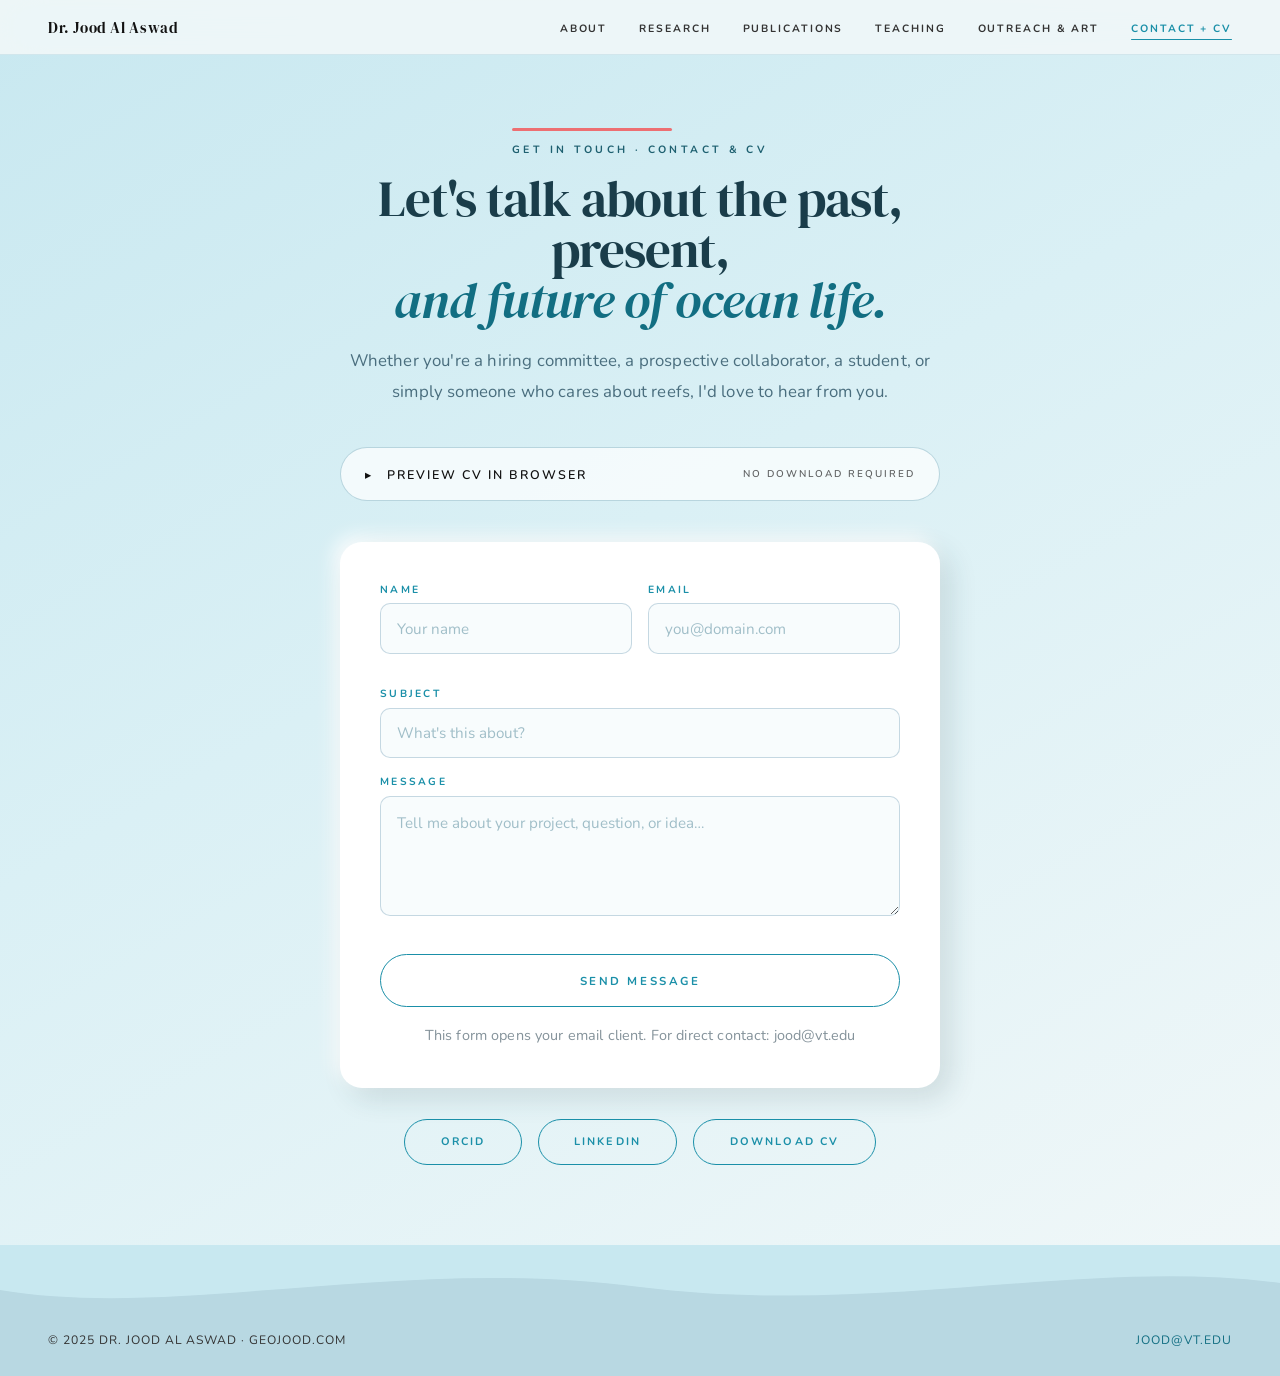
<file: contact.html>
<!DOCTYPE html>
<html lang="en">
<head>
<meta charset="UTF-8">
<meta name="viewport" content="width=device-width, initial-scale=1.0">
<title>Contact &amp; CV: Dr. Jood Al Aswad</title>
<link rel="stylesheet" href="site.css">
<link rel="stylesheet" href="effects-patch.css">
<style>
.cv-toggle {
  width: 100%;
  display: flex; align-items: center; gap: 0.85rem;
  background: rgba(255,255,255,0.7);
  border: 1px solid rgba(46,125,154,0.3);
  color: #111111;
  font-family: var(--sans); font-size: 0.78rem;
  letter-spacing: 0.16em; text-transform: uppercase;
  font-weight: 600; padding: 1.1rem 1.5rem;
  border-radius: 999px; cursor: pointer;
  backdrop-filter: blur(10px);
  transition: all 0.3s; margin-bottom: 1.5rem;
}
.cv-toggle:hover { background: #ffffff; border-color: var(--teal); }
.cv-frame { border-radius: 14px; overflow: hidden; }
</style>
</head>
<body>

<nav>
  <a href="index.html" class="nav-name">Dr. Jood Al Aswad</a>
  <button class="nav-toggle" aria-label="Toggle navigation"><span></span><span></span><span></span></button>
  <ul class="nav-links">
    <li><a href="index.html">About</a></li>
    <li><a href="research.html">Research</a></li>
    <li><a href="publications.html">Publications</a></li>
    <li><a href="teaching.html">Teaching</a></li>
    <li><a href="outreach.html">Outreach &amp; Art</a></li>
    <li><a href="contact.html">Contact + CV</a></li>
  </ul>
</nav>

<!-- CONTACT, LIGHT SEAFOAM -->
<section style="min-height:100vh;background:linear-gradient(150deg,#c8e8f0 0%,#daf0f5 45%,#f0f7f8 100%);
  display:flex;flex-direction:column;align-items:center;justify-content:center;
  padding:8rem 2rem 5rem;position:relative;overflow:hidden;">

  <div class="bokeh">
    <div class="bokeh-orb" style="--tx:45px;--ty:-28px;--ts:1.12;width:600px;height:600px;top:-10%;left:30%;"></div>
    <div class="bokeh-orb" style="--tx:-30px;--ty:22px;--ts:0.92;width:450px;height:450px;top:35%;left:-5%;"></div>
    <div class="bokeh-orb" style="--tx:25px;--ty:-18px;--ts:1.05;width:350px;height:350px;top:40%;right:-5%;"></div>
  </div>

  <div style="position:relative;z-index:2;width:100%;max-width:600px;text-align:center;">
    <span class="eyebrow sr d1" style="display:inline-block;margin-bottom:1rem;">Get in touch · Contact &amp; CV</span>
    <h1 style="font-family:var(--serif);font-size:clamp(2rem,4vw,3.4rem);font-weight:400;line-height:1;
         color:#1a3d4a;margin-bottom:1.25rem;letter-spacing:-0.02em;" class="sr d2">
      Let's talk about the past, present,<br><em style="font-style:italic;color:var(--teal-d);">and future of ocean life.</em>
    </h1>
    <p style="font-size:1.05rem;color:#4a6e7e;line-height:1.82;margin-bottom:2.5rem;" class="sr d3">
      Whether you're a hiring committee, a prospective collaborator, a student, or simply someone who cares about reefs, I'd love to hear from you.
    </p>

    <!-- CV Preview -->
    <div class="sr d3" style="margin-bottom:2.5rem;">
      <button class="cv-toggle" onclick="toggleCV(this)">
        <span id="cv-toggle-icon">▸</span>
        <span id="cv-toggle-label">Preview CV in browser</span>
        <span style="margin-left:auto;font-size:0.62rem;opacity:0.65;">No download required</span>
      </button>
      <div id="cv-frame" style="display:none;">
        <div class="cv-frame">
          <object data="cv.pdf" type="application/pdf" width="100%" height="700">
            <p style="color:var(--text-muted);padding:1.5rem;text-align:center;">
              <a href="cv.pdf" style="color:var(--teal-d);">Download CV directly</a>
            </p>
          </object>
        </div>
      </div>
    </div>

    <!-- Contact form -->
    <div class="contact-form sr d4">
      <div class="form-row">
        <div class="form-group">
          <label class="form-label">Name</label>
          <input class="form-input" type="text" id="name" placeholder="Your name" autocomplete="name">
        </div>
        <div class="form-group">
          <label class="form-label">Email</label>
          <input class="form-input" type="email" id="email" placeholder="you@domain.com" autocomplete="email">
        </div>
      </div>
      <div class="form-group">
        <label class="form-label">Subject</label>
        <input class="form-input" type="text" id="subject" placeholder="What's this about?">
      </div>
      <div class="form-group">
        <label class="form-label">Message</label>
        <textarea class="form-textarea" id="message" placeholder="Tell me about your project, question, or idea…"></textarea>
      </div>
      <button class="form-submit" onclick="submitForm()">Send message</button>
      <div id="formSuccess" style="display:none;padding:1.2rem;background:rgba(76,161,175,0.12);
           border:1px solid rgba(76,161,175,0.4);border-radius:10px;
           text-align:center;font-family:var(--serif);font-size:1.05rem;
           color:var(--teal-d);margin-top:1rem;">
        ✦ Opening your mail app… send the message to complete.
      </div>
      <p style="font-size:0.9rem;color:rgba(10,37,53,0.5);text-align:center;margin-top:0.9rem;">
        This form opens your email client. For direct contact: jood@vt.edu
      </p>
    </div>

    <!-- External links -->
    <div class="flex-gap sr d5" style="justify-content:center;margin-top:2rem;">
      <a href="https://orcid.org/0000-0003-4360-7665" class="btn-ghost" target="_blank">ORCID</a>
      <a href="http://linkedin.com/in/joodalaswad" class="btn-ghost" target="_blank">LinkedIn</a>
      <a href="cv.pdf" class="btn-solid" target="_blank">Download CV</a>
    </div>
  </div>
</section>
<div class="wave-divider" style="display:block;background:#c8e8f0;margin-bottom:-2px;line-height:0;">
  <svg height="60" viewBox="0 0 1440 60" xmlns="http://www.w3.org/2000/svg" preserveAspectRatio="none" style="display:block;width:100%;">
    <path d="M0,45 C200,75 450,10 720,42 C990,72 1220,12 1440,38 L1440,70 L0,70 Z" fill="#b8d8e2"/>
  </svg>
</div>
<footer>
  <span>© 2025 Dr. Jood Al Aswad · geojood.com</span>
  <a href="mailto:jood@vt.edu">jood@vt.edu</a>
</footer>

<script src="site.js"></script>
<script src="effects-patch.js"></script>
<script>
function toggleCV(btn) {
  const frame = document.getElementById('cv-frame');
  const icon  = document.getElementById('cv-toggle-icon');
  const label = document.getElementById('cv-toggle-label');
  const open  = frame.style.display === 'block';
  frame.style.display = open ? 'none' : 'block';
  icon.textContent  = open ? '▸' : '▾';
  label.textContent = open ? 'Preview CV in browser' : 'Hide CV preview';
}
</script>
</body>
</html>
</file>
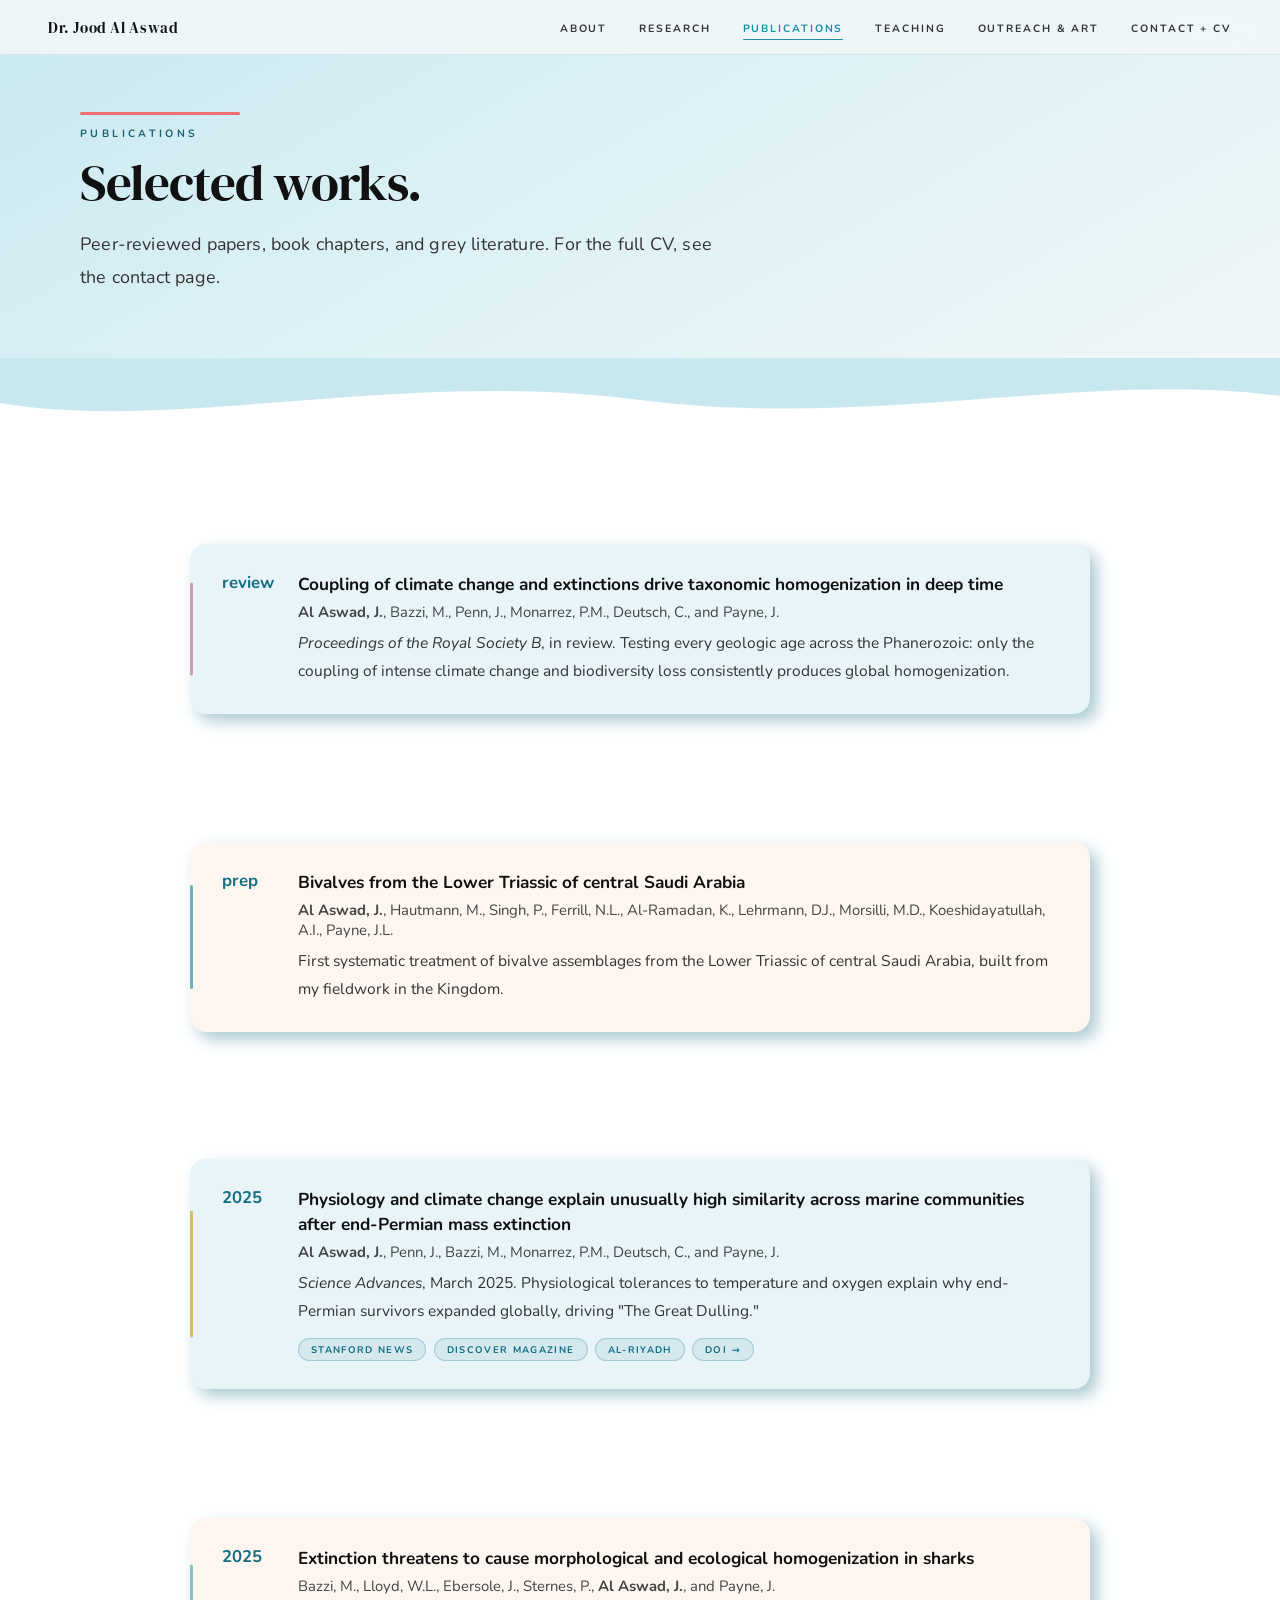
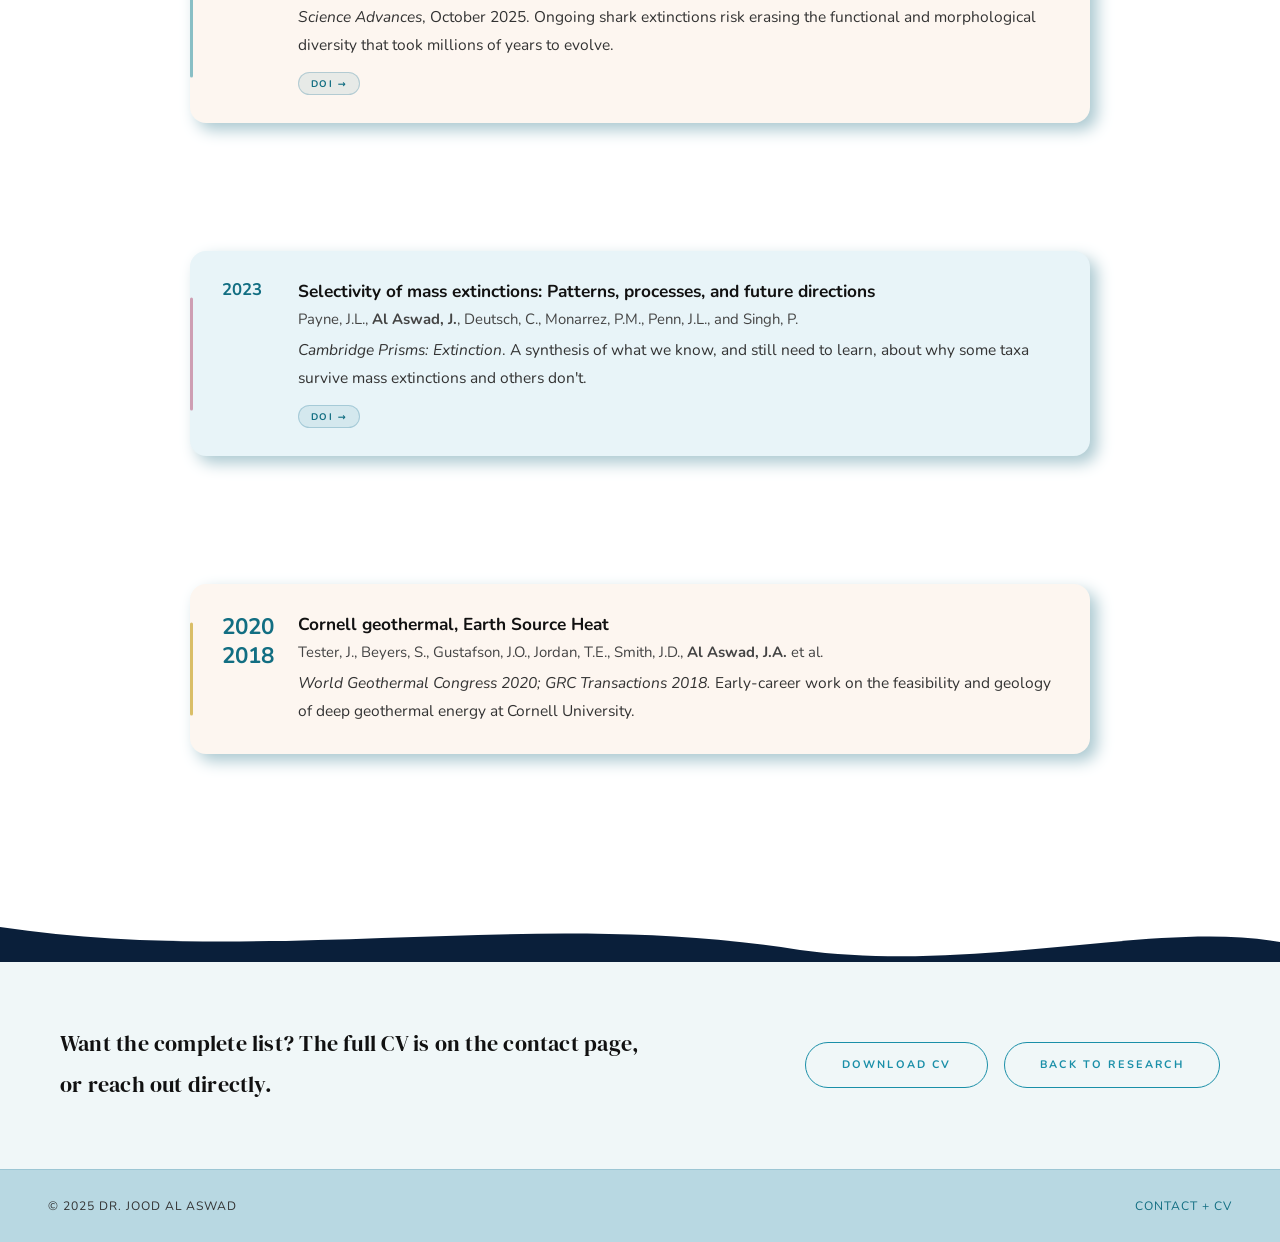
<file: publications.html>
<!DOCTYPE html>
<html lang="en">
<head>
<meta charset="UTF-8">
<meta name="viewport" content="width=device-width, initial-scale=1.0">
<title>Publications: Dr. Jood Al Aswad</title>
<link rel="stylesheet" href="site.css">
<link rel="stylesheet" href="effects-patch.css">
</head>
<body>

<nav>
  <a href="index.html" class="nav-name">Dr. Jood Al Aswad</a>
  <button class="nav-toggle" aria-label="Toggle navigation"><span></span><span></span><span></span></button>
  <ul class="nav-links">
    <li><a href="index.html">About</a></li>
    <li><a href="research.html">Research</a></li>
    <li><a href="publications.html">Publications</a></li>
    <li><a href="teaching.html">Teaching</a></li>
    <li><a href="outreach.html">Outreach &amp; Art</a></li>
    <li><a href="contact.html">Contact + CV</a></li>
  </ul>
</nav>

<section class="section-intro">
  <div class="bokeh">
    <div class="bokeh-orb" style="--tx:35px;--ty:-28px;--ts:1.08;width:480px;height:480px;top:0;left:50%;"></div>
    <div class="bokeh-orb" style="--tx:-20px;--ty:18px;--ts:0.95;width:360px;height:360px;top:30%;left:0;"></div>
  </div>
  <div class="section-intro-inner">
    <span class="eyebrow sr d1">Publications</span>
    <h1 class="sr d2">Selected works.</h1>
    <p class="lead sr d3">Peer-reviewed papers, book chapters, and grey literature. For the full CV, see the contact page.</p>
  </div>
</section>
<div class="wave-divider" style="display:block;background:#c8e8f0;margin-bottom:-2px;line-height:0;">
  <svg height="60" viewBox="0 0 1440 60" xmlns="http://www.w3.org/2000/svg" preserveAspectRatio="none" style="display:block;width:100%;">
    <path d="M0,45 C200,75 450,10 720,42 C990,72 1220,12 1440,38 L1440,70 L0,70 Z" fill="#ffffff"/>
  </svg>
</div>
<!-- PUBLICATIONS, NEUMORPHIC CARDS -->
<section class="neu-section">
  <div class="neu-inner" style="max-width:900px;">

    <div class="pub-card sr d2">
      <div class="pub-yr">review</div>
      <div>
        <div class="pub-title">Coupling of climate change and extinctions drive taxonomic homogenization in deep time</div>
        <div class="pub-authors"><strong>Al Aswad, J.</strong>, Bazzi, M., Penn, J., Monarrez, P.M., Deutsch, C., and Payne, J.</div>
        <div class="pub-summary"><em>Proceedings of the Royal Society B</em>, in review. Testing every geologic age across the Phanerozoic: only the coupling of intense climate change and biodiversity loss consistently produces global homogenization.</div>
      </div>
    </div>

    <div class="pub-card sr d2">
      <div class="pub-yr">prep</div>
      <div>
        <div class="pub-title">Bivalves from the Lower Triassic of central Saudi Arabia</div>
        <div class="pub-authors"><strong>Al Aswad, J.</strong>, Hautmann, M., Singh, P., Ferrill, N.L., Al-Ramadan, K., Lehrmann, D.J., Morsilli, M.D., Koeshidayatullah, A.I., Payne, J.L.</div>
        <div class="pub-summary">First systematic treatment of bivalve assemblages from the Lower Triassic of central Saudi Arabia, built from my fieldwork in the Kingdom.</div>
      </div>
    </div>

    <div class="pub-card sr d2">
      <div class="pub-yr">2025</div>
      <div>
        <div class="pub-title">Physiology and climate change explain unusually high similarity across marine communities after end-Permian mass extinction</div>
        <div class="pub-authors"><strong>Al Aswad, J.</strong>, Penn, J., Bazzi, M., Monarrez, P.M., Deutsch, C., and Payne, J.</div>
        <div class="pub-summary"><em>Science Advances</em>, March 2025. Physiological tolerances to temperature and oxygen explain why end-Permian survivors expanded globally, driving "The Great Dulling."</div>
        <div class="pub-tags">
          <a class="pub-tag" href="https://sustainability.stanford.edu/news/how-survivors-spanned-globe-after-earths-biggest-mass-extinction" target="_blank">Stanford News</a>
          <a class="pub-tag" href="https://www.discovermagazine.com/warm-waters-helped-some-species-thrive-after-earths-great-dying-47321" target="_blank">Discover Magazine</a>
          <a class="pub-tag" href="https://alriyadh-com.translate.goog/2167331?_x_tr_sl=auto&_x_tr_tl=en" target="_blank">Al-Riyadh</a>
          <a class="pub-tag" href="https://doi.org/10.1126/sciadv.adr4199" target="_blank">DOI →</a>
        </div>
      </div>
    </div>

    <div class="pub-card sr d2">
      <div class="pub-yr">2025</div>
      <div>
        <div class="pub-title">Extinction threatens to cause morphological and ecological homogenization in sharks</div>
        <div class="pub-authors">Bazzi, M., Lloyd, W.L., Ebersole, J., Sternes, P., <strong>Al Aswad, J.</strong>, and Payne, J.</div>
        <div class="pub-summary"><em>Science Advances</em>, October 2025. Ongoing shark extinctions risk erasing the functional and morphological diversity that took millions of years to evolve.</div>
        <div class="pub-tags">
          <a class="pub-tag" href="https://doi.org/10.1126/sciadv.aea0278" target="_blank">DOI →</a>
        </div>
      </div>
    </div>

    <div class="pub-card sr d2">
      <div class="pub-yr">2023</div>
      <div>
        <div class="pub-title">Selectivity of mass extinctions: Patterns, processes, and future directions</div>
        <div class="pub-authors">Payne, J.L., <strong>Al Aswad, J.</strong>, Deutsch, C., Monarrez, P.M., Penn, J.L., and Singh, P.</div>
        <div class="pub-summary"><em>Cambridge Prisms: Extinction</em>. A synthesis of what we know, and still need to learn, about why some taxa survive mass extinctions and others don't.</div>
        <div class="pub-tags">
          <a class="pub-tag" href="https://doi.org/10.1017/ext.2023.10" target="_blank">DOI →</a>
        </div>
      </div>
    </div>

    <div class="pub-card sr d2">
      <div class="pub-yr" style="font-size:1.4rem;line-height:1.3;">2020<br>2018</div>
      <div>
        <div class="pub-title">Cornell geothermal, Earth Source Heat</div>
        <div class="pub-authors">Tester, J., Beyers, S., Gustafson, J.O., Jordan, T.E., Smith, J.D., <strong>Al Aswad, J.A.</strong> et al.</div>
        <div class="pub-summary"><em>World Geothermal Congress 2020; GRC Transactions 2018.</em> Early-career work on the feasibility and geology of deep geothermal energy at Cornell University.</div>
      </div>
    </div>

  </div>
</section>

<div class="wave-divider" style="display:block;background:#ffffff;margin-bottom:-2px;line-height:0;">
  <svg height="60" viewBox="0 0 1440 60" xmlns="http://www.w3.org/2000/svg" preserveAspectRatio="none" style="display:block;width:100%;">
    <path d="M0,25 C300,65 600,5 900,48 C1100,72 1300,18 1440,40 L1440,70 L0,70 Z" fill="#0a1f3a"/>
  </svg>
</div>
<section class="dark-section" style="padding:4rem 3rem;">
  <div style="max-width:1160px;margin:0 auto;display:flex;gap:1.5rem;flex-wrap:wrap;align-items:center;justify-content:space-between;">
    <p style="font-family:var(--serif);font-size:1.4rem;color:var(--text-muted);max-width:600px;">
      Want the complete list? The full CV is on the contact page, or reach out directly.
    </p>
    <div class="flex-gap">
      <a href="contact.html" class="btn-solid">Download CV</a>
      <a href="research.html" class="btn-ghost">Back to Research</a>
    </div>
  </div>
</section>

<footer>
  <span>© 2025 Dr. Jood Al Aswad</span>
  <a href="contact.html">Contact + CV</a>
</footer>

<script src="site.js"></script>
<script src="effects-patch.js"></script>
</body>
</html>
</file>
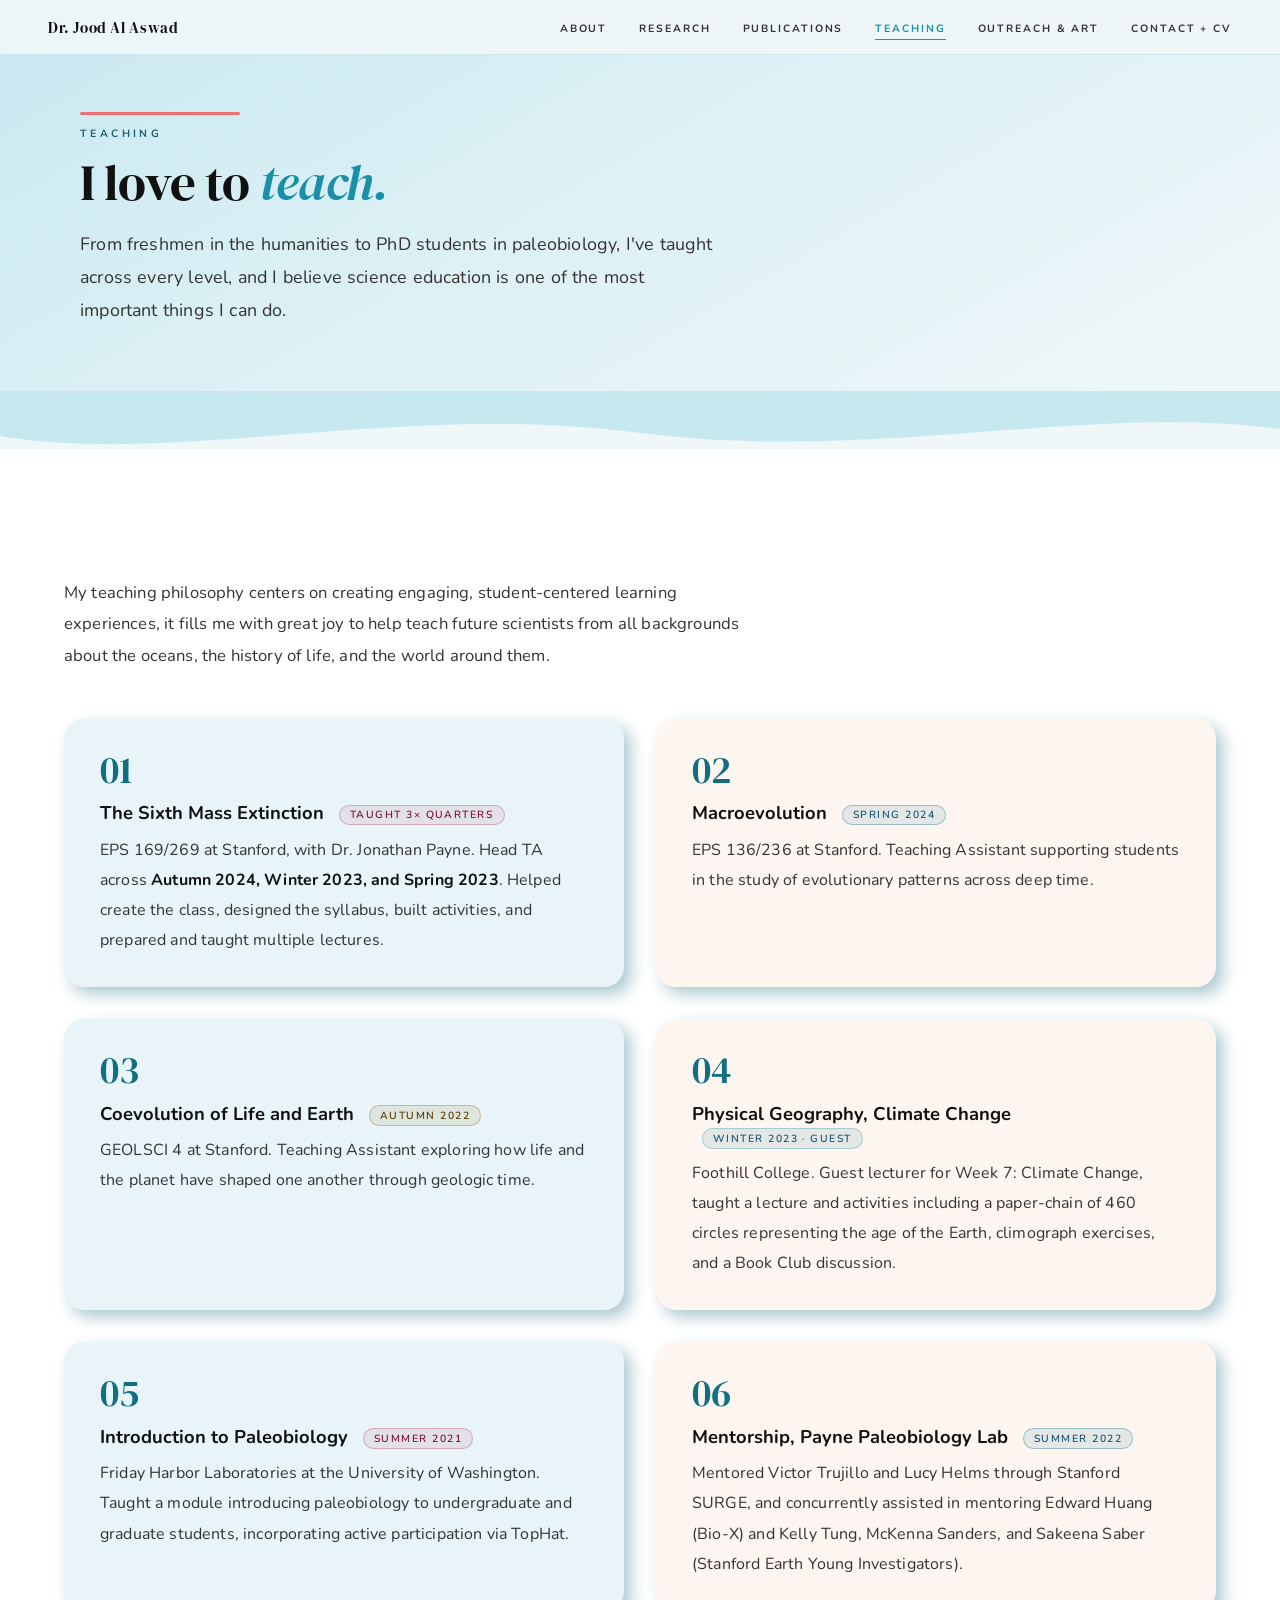
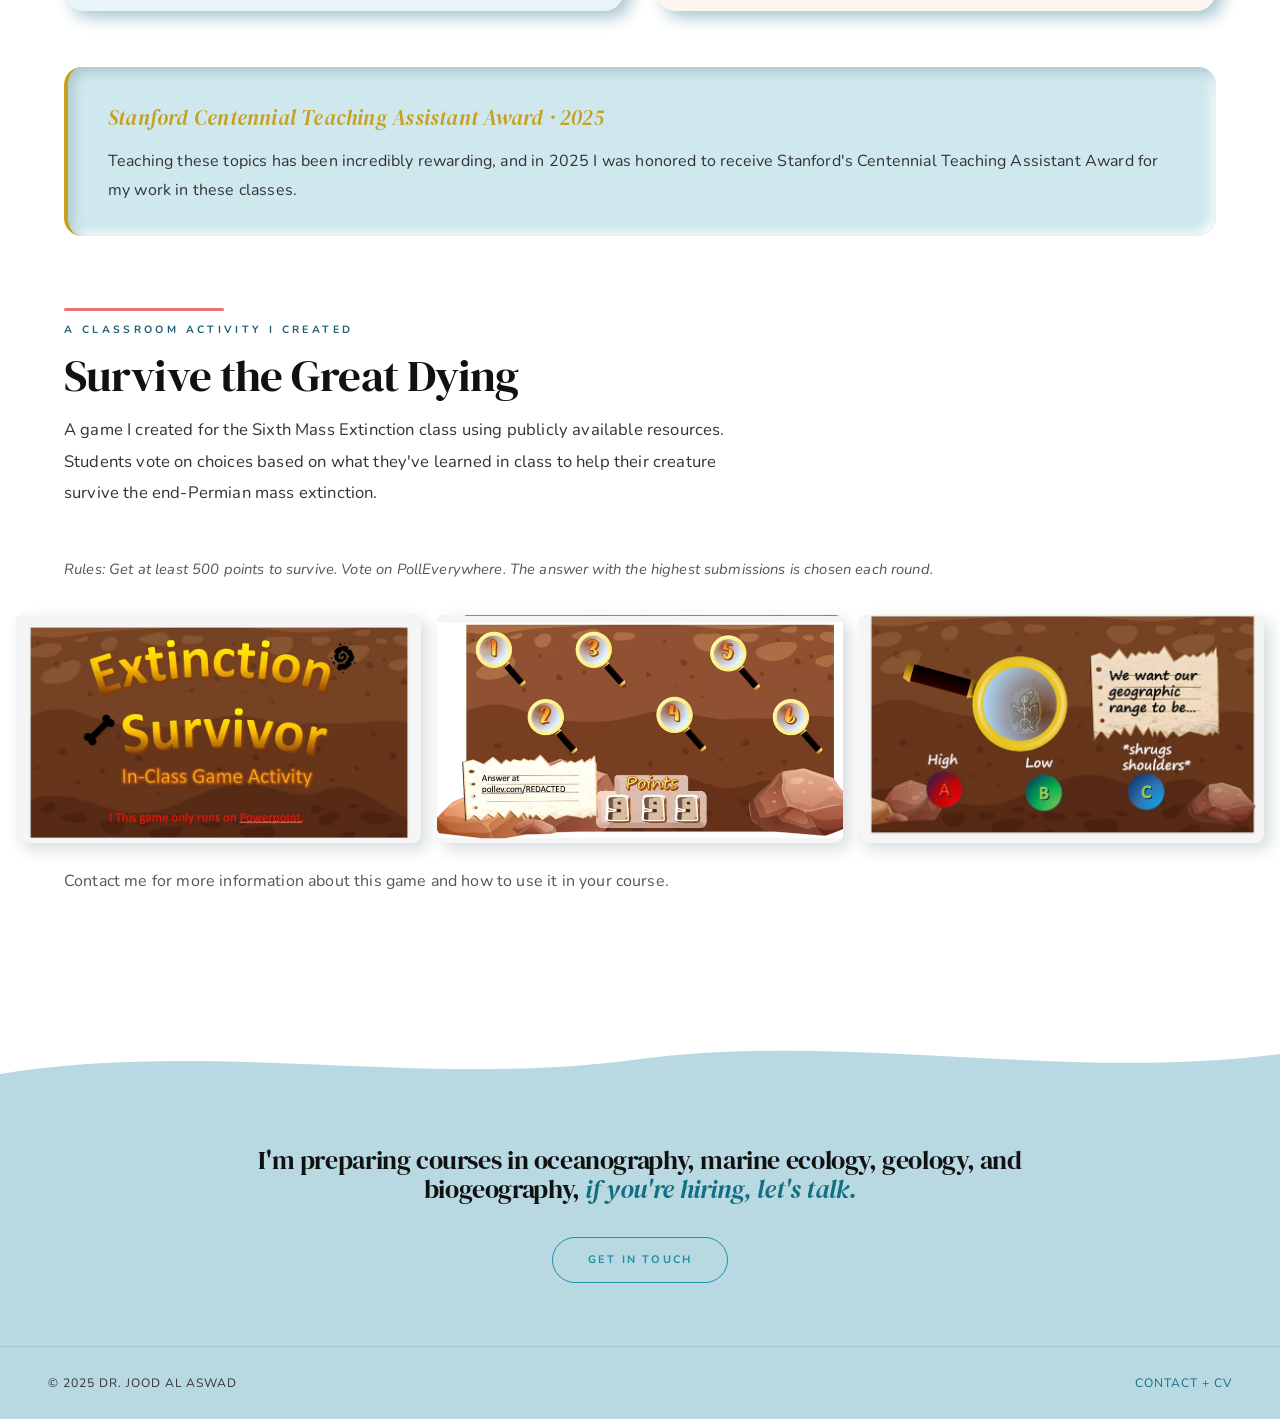
<file: teaching.html>
<!DOCTYPE html>
<html lang="en">
<head>
<meta charset="UTF-8">
<meta name="viewport" content="width=device-width, initial-scale=1.0">
<title>Teaching: Dr. Jood Al Aswad</title>
<link rel="stylesheet" href="site.css">
<link rel="stylesheet" href="effects-patch.css">
<style>
.badge {
  display: inline-block; margin-left: 0.6rem;
  padding: 0.18rem 0.65rem;
  font-size: 0.65rem; letter-spacing: 0.14em; text-transform: uppercase;
  border-radius: 999px; font-weight: 600; vertical-align: middle;
}
.badge-pink  { background: rgba(180,60,90,.10); color: #7a1535; border: 1px solid rgba(180,60,90,.35); }
.badge-cyan  { background: rgba(46,125,154,.12); color: #1a5570; border: 1px solid rgba(46,125,154,.4); }
.badge-gold  { background: rgba(140,100,10,.10); color: #5a3e00; border: 1px solid rgba(140,100,10,.35); }
.badge-teal  { background: rgba(46,125,154,.12);  color: #1a5570; border: 1px solid rgba(76,161,175,.4); }
.game-gallery { display: grid; grid-template-columns: repeat(3, 1fr); gap: 1.25rem; }
.game-photo {
  aspect-ratio: 16/9; overflow: hidden; border-radius: 14px;
  background: var(--neu-dark);
  box-shadow: 5px 5px 12px var(--neu-dark), -4px -4px 10px var(--neu-light);
  transition: all 0.3s;
}
.game-photo img { width: 100%; height: 100%; object-fit: cover; display: block; }
.game-photo:hover { transform: translateY(-3px); }
@media (max-width: 700px) { .game-gallery { grid-template-columns: 1fr; } }
</style>
</head>
<body>

<nav>
  <a href="index.html" class="nav-name">Dr. Jood Al Aswad</a>
  <button class="nav-toggle" aria-label="Toggle navigation"><span></span><span></span><span></span></button>
  <ul class="nav-links">
    <li><a href="index.html">About</a></li>
    <li><a href="research.html">Research</a></li>
    <li><a href="publications.html">Publications</a></li>
    <li><a href="teaching.html">Teaching</a></li>
    <li><a href="outreach.html">Outreach &amp; Art</a></li>
    <li><a href="contact.html">Contact + CV</a></li>
  </ul>
</nav>

<section class="section-intro">
  <div class="bokeh">
    <div class="bokeh-orb" style="--tx:40px;--ty:-22px;--ts:1.1;width:450px;height:450px;top:5%;left:55%;"></div>
    <div class="bokeh-orb" style="--tx:-25px;--ty:18px;--ts:0.92;width:380px;height:380px;top:25%;left:-3%;"></div>
  </div>
  <div class="section-intro-inner">
    <span class="eyebrow sr d1">Teaching</span>
    <h1 class="sr d2">I love to <em>teach.</em></h1>
    <p class="lead sr d3">From freshmen in the humanities to PhD students in paleobiology, I've taught across every level, and I believe science education is one of the most important things I can do.</p>
  </div>
</section>
<div class="wave-divider" style="display:block;background:#c8e8f0;margin-bottom:-2px;line-height:0;">
  <svg height="60" viewBox="0 0 1440 60" xmlns="http://www.w3.org/2000/svg" preserveAspectRatio="none" style="display:block;width:100%;">
    <path d="M0,45 C200,75 450,10 720,42 C990,72 1220,12 1440,38 L1440,70 L0,70 Z" fill="#f0f7f8"/>
  </svg>
</div>
<section class="neu-section">
  <div class="neu-inner">

    <p class="section-lead sr d1">My teaching philosophy centers on creating engaging, student-centered learning experiences, it fills me with great joy to help teach future scientists from all backgrounds about the oceans, the history of life, and the world around them.</p>

    <!-- Course grid -->
    <div class="neu-grid-2 sr d2">
      <div class="neu-card accent-pink">
        <div class="neu-card-num">01</div>
        <h4>The Sixth Mass Extinction <span class="badge badge-pink">Taught 3× quarters</span></h4>
        <p>EPS 169/269 at Stanford, with Dr. Jonathan Payne. Head TA across <strong>Autumn 2024, Winter 2023, and Spring 2023</strong>. Helped create the class, designed the syllabus, built activities, and prepared and taught multiple lectures.</p>
      </div>
      <div class="neu-card accent-cyan">
        <div class="neu-card-num">02</div>
        <h4>Macroevolution <span class="badge badge-cyan">Spring 2024</span></h4>
        <p>EPS 136/236 at Stanford. Teaching Assistant supporting students in the study of evolutionary patterns across deep time.</p>
      </div>
      <div class="neu-card accent-gold">
        <div class="neu-card-num">03</div>
        <h4>Coevolution of Life and Earth <span class="badge badge-gold">Autumn 2022</span></h4>
        <p>GEOLSCI 4 at Stanford. Teaching Assistant exploring how life and the planet have shaped one another through geologic time.</p>
      </div>
      <div class="neu-card accent-teal">
        <div class="neu-card-num">04</div>
        <h4>Physical Geography, Climate Change <span class="badge badge-teal">Winter 2023 · Guest</span></h4>
        <p>Foothill College. Guest lecturer for Week 7: Climate Change, taught a lecture and activities including a paper-chain of 460 circles representing the age of the Earth, climograph exercises, and a Book Club discussion.</p>
      </div>
      <div class="neu-card accent-pink">
        <div class="neu-card-num">05</div>
        <h4>Introduction to Paleobiology <span class="badge badge-pink">Summer 2021</span></h4>
        <p>Friday Harbor Laboratories at the University of Washington. Taught a module introducing paleobiology to undergraduate and graduate students, incorporating active participation via TopHat.</p>
      </div>
      <div class="neu-card accent-cyan">
        <div class="neu-card-num">06</div>
        <h4>Mentorship, Payne Paleobiology Lab <span class="badge badge-cyan">Summer 2022</span></h4>
        <p>Mentored Victor Trujillo and Lucy Helms through Stanford SURGE, and concurrently assisted in mentoring Edward Huang (Bio-X) and Kelly Tung, McKenna Sanders, and Sakeena Saber (Stanford Earth Young Investigators).</p>
      </div>
    </div>

    <!-- Award callout -->
    <div class="sr d3" style="margin-top:3.5rem;padding:2rem 2.5rem;
         background:#cfe8ed;border-radius:18px;
         box-shadow:inset 5px 5px 12px #aac8d0,inset -4px -4px 10px #ffffff;
         border-left:4px solid var(--gold);">
      <p style="font-family:var(--serif);font-size:1.32rem;color:var(--gold);margin-bottom:0.6rem;font-style:italic;">Stanford Centennial Teaching Assistant Award · 2025</p>
      <p style="color:#333333;font-size:1rem;line-height:1.78;">Teaching these topics has been incredibly rewarding, and in 2025 I was honored to receive Stanford's Centennial Teaching Assistant Award for my work in these classes.</p>
    </div>

    <!-- Game feature -->
    <div class="sr d4" style="margin-top:4.5rem;">
      <span class="eyebrow">A classroom activity I created</span>
      <h2 class="section-headline" style="margin-bottom:1rem;">Survive the Great Dying</h2>
      <p class="section-lead">A game I created for the Sixth Mass Extinction class using publicly available resources. Students vote on choices based on what they've learned in class to help their creature survive the end-Permian mass extinction.</p>
      <p style="color:#555555;font-size:0.92rem;font-style:italic;margin-bottom:2rem;">Rules: Get at least 500 points to survive. Vote on PollEverywhere. The answer with the highest submissions is chosen each round.</p>
      <div class="photo-grid-fullbleed" style="margin-top:1.5rem;">
        <div class="photo-cell" style="aspect-ratio:16/9;"><img src="images/extinction1.png" alt="Survive the Great Dying, screenshot 1"></div>
        <div class="photo-cell" style="aspect-ratio:16/9;"><img src="images/extinction2.png" alt="Survive the Great Dying, screenshot 2"></div>
        <div class="photo-cell" style="aspect-ratio:16/9;"><img src="images/extinction3.png" alt="Survive the Great Dying, screenshot 3"></div>
      </div>
      <p style="margin-top:1.5rem;color:#555555;">Contact me for more information about this game and how to use it in your course.</p>
    </div>

  </div>
</section>

<div class="wave-divider" style="display:block;background:#ffffff;margin-bottom:-2px;line-height:0;">
  <svg height="60" viewBox="0 0 1440 60" xmlns="http://www.w3.org/2000/svg" preserveAspectRatio="none" style="display:block;width:100%;">
    <path d="M0,50 C240,15 480,65 720,35 C960,8 1200,58 1440,30 L1440,70 L0,70 Z" fill="#b8d8e2"/>
  </svg>
</div>
<section class="dark-band" style="padding:4rem 3rem;text-align:center;">
  <p class="pull-quote sr d1" style="font-size:clamp(1.3rem,2vw,1.9rem);color:#111111;">
    I'm preparing courses in oceanography, marine ecology, geology, and biogeography, <em>if you're hiring, let's talk.</em>
  </p>
  <div class="flex-gap sr d2" style="justify-content:center;margin-top:2rem;">
    <a href="contact.html" class="btn-solid">Get in touch</a>
  </div>
</section>

<footer>
  <span>© 2025 Dr. Jood Al Aswad</span>
  <a href="contact.html">Contact + CV</a>
</footer>

<script src="site.js"></script>
<script src="effects-patch.js"></script>
</body>
</html>
</file>
<file: site.css>
@import url('https://fonts.googleapis.com/css2?family=DM+Serif+Display:ital@0;1&family=Nunito:ital,wght@0,400;0,500;0,600;0,700;0,800;1,400&display=swap');

:root {
  --serif:  'DM Serif Display', Georgia, serif;
  --sans:   'Nunito', system-ui, sans-serif;

  
  --bg:       #f0f7f8;
  --bg-card:  #f8fcfd;   

  
  --card-bg:   #eef6f8;
  --card-dark: #aac8d0;
  --card-lt:   #ffffff;

  
  --ink:     #111111;
  --ink-mid: #333333;
  --ink-lt:  #666666;

  
  --card-text:  #111111;
  --card-muted: #333333;
  --card-label: #2a6070;

  
  --teal:   #1a8fa8;
  --teal-d: #126e82;
  --cyan:   #7ee8ff;
  --gold:   #c8a020;    
  --gold-lt:#fff0a0;    
  --coral:  #1a8fa8;

  
  --glass-bg:     rgba(255,255,255,0.45);
  --glass-border: rgba(156,218,219,0.3);

  --max-w: 1440px;
  --narrow: 860px;
}

*, *::before, *::after { margin:0; padding:0; box-sizing:border-box; }
html { scroll-behavior:smooth; overflow-x:hidden; }
body {
  font-family: var(--sans);
  font-size: 16px;
  color: var(--ink);
  background: var(--bg);
  -webkit-font-smoothing: antialiased;
  overflow-x: hidden;
}
p { line-height:1.82; letter-spacing:0.01em; font-weight:400; }
a { color:inherit; text-decoration:none; }
img { display:block; }

nav {
  position:fixed; top:0; left:0; right:0; z-index:300;
  display:flex; justify-content:space-between; align-items:center;
  padding:1rem 3rem;
  background:rgba(240,247,248,0.92);
  backdrop-filter:blur(20px) saturate(1.4);
  border-bottom:1px solid rgba(58,139,170,0.15);
}
.nav-name {
  font-family:var(--serif);
  font-size:0.95rem;
  color:var(--ink);
  letter-spacing:0.04em;
  font-weight:500;
}
.nav-links { display:flex; gap:2rem; list-style:none; }
.nav-links a {
  font-size:0.66rem;
  letter-spacing:0.18em;
  text-transform:uppercase;
  color:var(--ink-mid);
  font-weight:700;
  transition:color 0.45s;
  padding-bottom:2px;
  border-bottom:1.5px solid transparent;
}
.nav-links a:hover,
.nav-links a.active { color:var(--teal); border-bottom-color:var(--teal); }

.nav-toggle {
  display:none; flex-direction:column; gap:5px;
  background:none; border:none; cursor:pointer; padding:0.4rem; z-index:310;
}
.nav-toggle span { display:block; width:22px; height:2px; background:var(--ink); border-radius:2px; transition:all 0.3s; }
.nav-toggle.open span:nth-child(1) { transform:translateY(7px) rotate(45deg); }
.nav-toggle.open span:nth-child(2) { opacity:0; }
.nav-toggle.open span:nth-child(3) { transform:translateY(-7px) rotate(-45deg); }

@media (max-width:768px) {
  nav { padding:0.85rem 1.25rem; }
  .nav-toggle { display:flex; }
  .nav-links {
    display:none; position:fixed; top:0; left:0; right:0;
    padding:5rem 2rem 2rem;
    background:rgba(240,247,248,0.97);
    backdrop-filter:blur(24px);
    flex-direction:column; gap:0; z-index:299;
    border-bottom:1px solid rgba(58,139,170,0.2);
  }
  .nav-links.open { display:flex; }
  .nav-links li { border-bottom:1px solid rgba(58,139,170,0.12); }
  .nav-links a { display:block; padding:1rem 0.5rem; border-bottom:none; }
}

.page-hero {
  min-height:100vh;
  position:relative;
  display:grid;
  grid-template-columns:1.35fr 1fr;
  align-items:stretch;
  overflow:hidden;
  background:linear-gradient(150deg, #d4eef5 0%, #e8f6f8 35%, #f0f7f8 70%, #e2f0f4 100%);
  width:100%;
}

.bokeh { position:absolute; inset:0; pointer-events:none; overflow:hidden; }
.bokeh-orb {
  position:absolute; border-radius:50%;
  filter:blur(90px); opacity:0;
  animation:bokehFloat ease-in-out infinite alternate;
}
.bokeh-orb:nth-child(1) {
  width:600px; height:600px; top:-10%; left:30%;
  background:radial-gradient(circle,rgba(58,139,170,0.28) 0%,transparent 70%);
  animation-duration:14s; animation-delay:0s;
}
.bokeh-orb:nth-child(2) {
  width:450px; height:450px; top:30%; left:-5%;
  background:radial-gradient(circle,rgba(76,161,175,0.22) 0%,transparent 70%);
  animation-duration:18s; animation-delay:-4s;
}
.bokeh-orb:nth-child(3) {
  width:500px; height:500px; top:35%; right:-8%;
  background:radial-gradient(circle,rgba(126,232,255,0.2) 0%,transparent 70%);
  animation-duration:22s; animation-delay:-8s;
}
.bokeh-orb:nth-child(4) {
  width:280px; height:280px; bottom:10%; left:55%;
  background:radial-gradient(circle,rgba(200,160,32,0.14) 0%,transparent 70%);
  animation-duration:16s; animation-delay:-2s;
}
@keyframes bokehFloat {
  from { opacity:0.7; transform:translate(0,0) scale(1); }
  to   { opacity:1;   transform:translate(var(--tx,30px),var(--ty,-20px)) scale(var(--ts,1.08)); }
}

.hero-inner {
  position:relative; z-index:2;
  padding:8rem 5rem 4rem 7vw;
  display:flex; flex-direction:column; justify-content:center;
  background:var(--glass-bg);
  backdrop-filter:blur(24px) saturate(1.5);
  -webkit-backdrop-filter:blur(24px) saturate(1.5);
  border-right:1px solid var(--glass-border);
}
.hero-photo-col {
  position:relative; z-index:2;
  display:flex; flex-direction:column; align-self:stretch;
}
.portrait-large { flex:1; min-height:0; overflow:hidden; }
.portrait-large img { width:100%; height:100%; object-fit:cover; object-position:center top; }
.hero-affil {
  padding:1.2rem 1.5rem;
  background:rgba(255,255,255,0.7);
  backdrop-filter:blur(12px);
  border-top:1px solid var(--glass-border);
}
.hero-affil-role { font-size:0.88rem; color:var(--teal); font-weight:600; letter-spacing:0.04em; }
.hero-affil-inst { font-size:0.78rem; color:var(--ink-mid); margin-top:0.2rem; }

.hero-hi {
  font-family:var(--serif); font-size:1.05rem; font-weight:300;
  color:var(--ink-mid); margin-bottom:0.1rem; font-style:italic;
}
.hero-name {
  font-family:var(--serif);
  font-size:clamp(2.2rem,4.2vw,3.8rem);
  font-weight:300; line-height:0.95;
  color:var(--ink); margin-bottom:1rem;
}
.hero-name em { font-style:italic; color:var(--teal); }
.hero-tagline {
  font-family:var(--serif); font-size:clamp(0.9rem,1.3vw,1.05rem);
  font-style:italic; font-weight:300;
  color:var(--ink-mid); margin-bottom:1rem;
}
.hero-vision {
  font-size:clamp(0.9rem,1.2vw,1.02rem);
  line-height:1.82; color:var(--ink);
  font-weight:400; margin-bottom:1.5rem;
  max-width:680px;
}
.hero-vision strong { color:var(--teal); font-weight:700; }
.hero-cta { display:flex; gap:1rem; flex-wrap:wrap; }

.hero-wave { position:absolute; bottom:0; left:0; right:0; pointer-events:none; z-index:3; }

@keyframes fadeUp {
  from { opacity:0; transform:translateY(18px); }
  to   { opacity:1; transform:none; }
}

@media (max-width:768px) {
  .page-hero { grid-template-columns:1fr; grid-template-rows:auto auto; min-height:auto; height:auto; }
  .hero-photo-col { order:1; height:55vw; max-height:340px; padding-top:4.5rem; }
  .hero-inner { order:2; padding:2.5rem 1.5rem 3rem; border-right:none; border-top:1px solid var(--glass-border); }
  .hero-name { font-size:clamp(2.2rem,10vw,3.2rem); }
}

.fish { position:absolute; pointer-events:none; opacity:0; animation:swimRight linear 1 forwards; z-index:1; }
.fish img { width:100%; height:auto; }
@keyframes swimRight {
  from { transform:translateX(-140px); opacity:0; }
  5%   { opacity:0.22; }
  92%  { opacity:0.22; }
  to   { transform:translateX(calc(100vw + 140px)); opacity:0; }
}

.about-section {
  display: grid;
  grid-template-columns: 1fr 1.4fr;
  align-items: stretch;
  min-height: 100vh;
  background: #ffffff;
  overflow: hidden;
  position: relative;
}

.about-wave-bottom {
  position: absolute;
  bottom: 0; left: 0; right: 0;
  display: block;
  pointer-events: none;
  z-index: 3;
}
.about-photo-col {
  position: relative;
  overflow: hidden;
  align-self: stretch;
}
.about-photo-col img {
  width: 100%;
  height: 100%;
  object-fit: cover;
  object-position: center top;
  display: block;
  filter: brightness(1.08) saturate(0.92);
  transition: transform 1.1s ease;
}
.about-photo-col:hover img { transform: scale(1.03); }

.about-inner {
  display: flex;
  align-items: center;
  padding: 8rem 5rem 6rem 5rem;
  background: var(--glass-bg);
  backdrop-filter: blur(20px) saturate(1.4);
  -webkit-backdrop-filter: blur(20px) saturate(1.4);
  border-left: 1px solid var(--glass-border);
}

@media (max-width: 768px) {
  .about-section {
    grid-template-columns: 1fr;
    min-height: auto;
  }
  .about-photo-col {
    height: 60vw;
    max-height: 380px;
  }
  .about-inner {
    padding: 3rem 1.5rem 4rem;
    border-left: none;
    border-top: 1px solid var(--glass-border);
  }
}

.section-intro {
  padding:7rem 5rem 4rem;
  background:linear-gradient(150deg,#c8e8f0 0%,#daf0f5 40%,#f0f7f8 100%);
  position:relative; overflow:hidden;
}
.section-intro .bokeh { position:absolute; inset:0; }
.section-intro-inner { max-width:var(--max-w); margin:0 auto; position:relative; z-index:2; }
.section-intro-inner .eyebrow { color:#1e6070; }
.section-intro h1 {
  font-family:var(--serif);
  font-size:clamp(2.2rem,4vw,3.8rem);
  font-weight:400; line-height:1;
  letter-spacing:-0.02em; color:var(--ink);
  margin-bottom:1.25rem;
}
.section-intro h1 em { font-style:italic; color:var(--teal); }
.section-intro p.lead {
  font-size:clamp(1rem,1.4vw,1.18rem);
  font-weight:400; line-height:1.85;
  color:var(--ink-mid); max-width:640px;
}

.neu-section { background:#ffffff; padding:8rem 4rem; position:relative; }
.neu-inner  { max-width:var(--max-w); margin:0 auto; }
.neu-inner > div + div { margin-top:8rem; }
.neu-narrow { max-width:var(--narrow); margin:0 auto; }

.eyebrow {
  font-size:0.66rem; letter-spacing:0.32em; text-transform:uppercase;
  font-weight:700; color:#1e6070;
  margin-bottom:1rem; display:block;
  padding-top:0.85rem;
  position:relative;
}
.eyebrow::before {
  content:'';
  position:absolute;
  top:0; left:0;
  width:10rem;
  height:3px;
  background:#ed6f72;
  border-radius:999px;
}
.section-headline {
  font-family:var(--serif);
  font-size:clamp(2rem,3.5vw,3.2rem);
  font-weight:400; line-height:1.02;
  letter-spacing:-0.02em; color:var(--ink);
  margin-bottom:1.5rem;
}
.section-headline em { font-style:italic; color:var(--teal); }
.section-lead {
  font-size:clamp(1rem,1.3vw,1.15rem);
  font-weight:400; line-height:1.88;
  color:var(--ink-mid);
  max-width:680px; margin-bottom:3rem;
}

.neu-card {
  background:var(--card-bg);
  border-radius:20px;
  padding:2rem 2.25rem;
  box-shadow:7px 7px 16px var(--card-dark),-5px -5px 13px var(--card-lt);
  transition:box-shadow 0.9s ease, transform 0.9s ease;
}
.neu-card:hover {
  box-shadow:9px 9px 20px var(--card-dark),-6px -6px 16px var(--card-lt);
  transform:translateY(-2px);
}
.neu-card.accent-pink  { background: #e8f4f8; }
.neu-card.accent-cyan  { background: #fdf6f0; }
.neu-card.accent-gold  { background: #e8f4f8; }
.neu-card.accent-teal  { background: #fdf6f0; }
.neu-card.accent-pink,.neu-card.accent-cyan,
.neu-card.accent-gold,.neu-card.accent-teal {
  box-shadow:7px 7px 16px var(--card-dark),-5px -5px 13px var(--card-lt);
}

.neu-grid-2 { display:grid; grid-template-columns:repeat(2,1fr); gap:2rem; }
.neu-grid-3 { display:grid; grid-template-columns:repeat(3,1fr); gap:1.75rem; }
@media (max-width:880px) { .neu-grid-2,.neu-grid-3 { grid-template-columns:1fr; } }

.neu-card-num {
  font-family:var(--serif); font-size:2.4rem; font-weight:400;
  color:var(--teal-d); line-height:1; margin-bottom:0.75rem;
}
.neu-card h3,.neu-card h4 {
  font-family:var(--sans); font-size:1.15rem; font-weight:700;
  color:#111111; margin-bottom:0.6rem; line-height:1.25;
}
.neu-card p { font-size:1rem; line-height:1.88; color:#333333; font-weight:400; }
.neu-card p strong { color:#111111; font-weight:700; }
.neu-stat-num {
  font-family:var(--serif); font-size:clamp(2.8rem,4.5vw,4rem);
  font-weight:400; line-height:1; color:var(--teal-d);
  margin-bottom:0.85rem; letter-spacing:-0.02em;
}
.neu-stat-head { font-family:var(--sans); font-size:1.15rem; font-weight:700; color:#111111; margin-bottom:0.5rem; line-height:1.3; }
.neu-stat-body { font-size:1rem; line-height:1.78; color:#333333; }

.btn-solid,
.btn-ghost {
  display: inline-block;
  position: relative;
  overflow: hidden;
  font-family: var(--sans);
  font-size: 0.68rem;
  letter-spacing: 0.2em;
  text-transform: uppercase;
  font-weight: 700;
  border-radius: 999px;
  padding: 0.9rem 2.2rem;
  cursor: pointer;
  z-index: 0;
  transition: color 0.7s ease, box-shadow 0.6s ease, transform 0.5s ease;
}
.btn-solid::before,
.btn-ghost::before {
  content: '';
  position: absolute;
  top: 105%;               
  left: -5%;
  width: 110%;
  height: 110%;
  
  border-radius: 50% 50% 0 0 / 12% 12% 0 0;
  transition: top 1.1s cubic-bezier(0.22, 1, 0.36, 1);
  z-index: -1;
}
.btn-solid:hover::before,
.btn-ghost:hover::before {
  top: -10%;               
}

.btn-solid {
  background: transparent;
  color: #1a8fa8;
  border: 1.5px solid #1a8fa8;
  box-shadow: none;
}
.btn-solid::before { background: #1a8fa8; }
.btn-solid:hover { transform: translateY(-2px); box-shadow: 0 6px 22px rgba(46,109,142,0.3); }

.btn-ghost {
  background: transparent;
  border: 1.5px solid #1a8fa8;
  color: #1a8fa8;
}
.btn-ghost::before { background: #1a8fa8; }
.btn-ghost:hover { color: #ffffff; transform: translateY(-2px); box-shadow: 0 6px 22px rgba(46,109,142,0.28); }

.pub-card {
  display:grid; grid-template-columns:52px 1fr; gap:1.5rem;
  align-items:start; padding:1.75rem 2rem;
  background:var(--card-bg);
  border-radius:16px;
  box-shadow:7px 7px 16px var(--card-dark),-5px -5px 13px var(--card-lt);
  margin-bottom:1.25rem; transition:box-shadow 0.9s, transform 0.9s;
  position:relative; overflow:hidden;
}
.pub-card:nth-child(odd)  { background: #e8f4f8; }
.pub-card:nth-child(even) { background: #fdf6f0; }
.pub-card::before {
  content:''; position:absolute; left:0; top:50%;
  transform:translateY(-50%); width:3px; height:55%;
  border-radius:3px; opacity:0.65; transition:height 0.55s, opacity 0.55s;
}
.pub-card:nth-child(1)::before { background:#c07090; }
.pub-card:nth-child(2)::before { background:var(--teal); }
.pub-card:nth-child(3)::before { background:var(--gold); }
.pub-card:nth-child(4)::before { background:#4ca1af; }
.pub-card:nth-child(5)::before { background:#c07090; }
.pub-card:nth-child(6)::before { background:var(--gold); }
.pub-card:hover { transform:translateX(5px); box-shadow:9px 9px 20px var(--card-dark),-6px -6px 16px var(--card-lt); }
.pub-card:hover::before { height:75%; opacity:1; }
.pub-yr { font-family:var(--sans); font-size:1.05rem; font-weight:700; color:var(--teal-d); line-height:1.3; }
.pub-title { font-family:var(--sans); font-size:1.08rem; color:#111111; margin-bottom:0.3rem; line-height:1.45; font-weight:700; }
.pub-authors { font-size:0.93rem; color:#444444; margin-bottom:0.45rem; }
.pub-summary { font-size:0.97rem; color:#333333; line-height:1.82; font-weight:400; }
.pub-tags { display:flex; gap:0.45rem; flex-wrap:wrap; margin-top:0.75rem; }
.pub-tag {
  font-size:0.6rem; letter-spacing:0.14em; text-transform:uppercase;
  padding:0.28rem 0.75rem;
  background:rgba(46,125,154,0.10); border:1px solid rgba(46,125,154,0.28);
  border-radius:999px; color:var(--teal-d); font-weight:700;
  text-decoration:none; transition:all 0.7s;
}
.pub-tag:hover { background:var(--teal); color:#fff; border-color:var(--teal); }

.research-layout {
  display:block;
  position:relative;
  padding-left:3rem;
}

.research-layout::before {
  content:'';
  position:absolute;
  left:0.9rem; top:0; bottom:0; width:3px;
  background:rgba(46,125,154,0.15);
  border-radius:3px;
}

.tl-fill {
  position:absolute;
  left:0.9rem; top:0; width:3px;
  height:0;
  background:linear-gradient(to bottom, #e87070, #3a8baa);
  border-radius:3px;
  box-shadow:0 0 8px rgba(232,112,112,0.6), 0 0 18px rgba(232,112,112,0.3);
  transition:height 0.4s cubic-bezier(.4,0,.2,1);
  pointer-events:none;
}

.rp-panel {
  position:relative;
  padding-bottom:5rem; margin-bottom:5rem;
  border-bottom:1px solid rgba(58,139,170,0.15);
}
.rp-panel:last-child { border-bottom:none; margin-bottom:0; padding-bottom:0; }

.rp-panel::before {
  content:'';
  position:absolute;
  left:-2.6rem; top:1.6rem;
  width:14px; height:14px; border-radius:50%;
  background:#daeef2;
  border:2.5px solid rgba(46,125,154,0.3);
  box-shadow:4px 4px 8px rgba(170,200,208,0.6), -3px -3px 6px rgba(255,255,255,0.9);
  transition:all 0.4s cubic-bezier(.4,0,.2,1);
  z-index:2;
}

.rp-panel.in-view::before {
  background:#e87070;
  border-color:#e87070;
  width:18px; height:18px; left:-2.7rem; top:1.5rem;
  box-shadow:0 0 0 4px rgba(232,112,112,0.15), 0 0 14px rgba(232,112,112,0.8), 0 0 28px rgba(232,112,112,0.4);
}

.timeline-nav { display:none !important; }

@media (max-width:880px) {
  .research-layout { padding-left:2rem; }
  .research-layout::before { left:0.4rem; }
  .tl-fill { left:0.4rem; }
  .rp-panel::before { left:-1.9rem; top:1.4rem; width:12px; height:12px; }
  .rp-panel.in-view::before { left:-2rem; top:1.3rem; width:16px; height:16px; }
}

.rp-era { font-size:0.66rem; letter-spacing:0.26em; text-transform:uppercase; color:var(--ink-lt); font-weight:700; margin-bottom:0.4rem; }
.rp-scale { font-family:var(--serif); font-size:0.92rem; font-style:italic; color:var(--ink-mid); margin-bottom:0.65rem; }
.rp-title { font-family:var(--serif); font-size:1.7rem; font-weight:400; color:var(--ink); margin-bottom:0.9rem; line-height:1.2; }
.rp-body { font-size:1rem; line-height:1.88; color:var(--ink-mid); font-weight:400; max-width:640px; margin-bottom:1.25rem; }
.rp-body strong { color:var(--ink); font-weight:700; }
.rp-panel { padding-bottom:5rem; margin-bottom:5rem; border-bottom:1px solid rgba(58,139,170,0.15); }
.rp-panel:last-child { border-bottom:none; margin-bottom:0; padding-bottom:0; }

.circle-gallery {
  display: grid;
  grid-template-columns: repeat(3, 1fr);
  gap: 3rem 2rem;
  max-width: 1100px;
  margin: 0 auto;
  padding: 1rem 0 3rem;
}
.circle-gallery-4 {
  grid-template-columns: repeat(4, 1fr);
  max-width: 1300px;
}
.circle-item {
  display: flex;
  flex-direction: column;
  align-items: center;
  text-align: center;
}
.circle-photo {
  width: 100%;
  max-width: 300px;
  aspect-ratio: 1/1;
  border-radius: 50%;
  overflow: hidden;
  cursor: pointer;
  box-shadow:
    0 8px 32px rgba(0,0,0,0.14),
    0 0 0 4px rgba(255,255,255,0.8),
    0 0 0 6px rgba(58,139,170,0.15);
  transition: transform 1.0s ease, box-shadow 1.0s ease;
}
.circle-photo:hover {
  transform: translateY(-6px) scale(1.03);
  box-shadow:
    0 16px 44px rgba(0,0,0,0.18),
    0 0 0 4px rgba(255,255,255,0.9),
    0 0 0 6px rgba(58,139,170,0.28);
}
.circle-photo img {
  width: 100%; height: 100%;
  object-fit: cover; object-position: center top;
  display: block;
  transition: transform 1.4s ease;
}
.circle-photo:hover img { transform: scale(1.08); }
.circle-caption {
  margin-top: 1rem;
  font-family: var(--sans);
  font-size: 0.78rem;
  letter-spacing: 0.08em;
  color: var(--ink-mid);
  line-height: 1.5;
  max-width: 220px;
}
@media (max-width: 900px) {
  .circle-gallery { grid-template-columns: repeat(2, 1fr); }
  .circle-gallery-4 { grid-template-columns: repeat(2, 1fr); }
}
@media (max-width: 560px) {
  .circle-gallery, .circle-gallery-4 { grid-template-columns: 1fr; gap: 2rem; }
}

.photo-grid-fullbleed {
  display: grid;
  grid-template-columns: repeat(3, 1fr);
  gap: 1rem;
  width: 100vw;
  margin-left: calc(50% - 50vw);
  padding: 0 1rem;
  box-sizing: border-box;
}
.photo-grid-fullbleed .photo-cell {
  border-radius: 8px;
}
.photo-grid-fullbleed .photo-cell .photo-label {
  opacity: 0;
}
.photo-grid-fullbleed .photo-cell:hover .photo-label {
  opacity: 1;
}

.photo-grid-fullbleed.art-4 {
  grid-template-columns: repeat(4, 1fr);
}

@media (max-width: 900px) {
  .photo-grid-fullbleed {
    width: 100%; margin-left: 0; padding: 0;
    grid-template-columns: repeat(2, 1fr);
  }
  .photo-grid-fullbleed.art-4 { grid-template-columns: repeat(2, 1fr); }
}
@media (max-width: 600px) {
  .photo-grid-fullbleed { grid-template-columns: 1fr; }
  .photo-grid-fullbleed.art-4 { grid-template-columns: 1fr; }
}

.rp-fullbleed-img {
  width: 100vw;
  margin-left: calc(50% - 50vw);
  padding: 0 1rem;
  box-sizing: border-box;
}
.rp-fullbleed-img .photo-cell { border-radius: 8px; }
.rp-fullbleed-img .rp-body { padding: 0 1rem; }
@media (max-width: 880px) {
  .rp-fullbleed-img { width: 100%; margin-left: 0; padding: 0; }
  .rp-fullbleed-img .rp-body { padding: 0; }
}

.photo-grid { display:grid; grid-template-columns:repeat(3,1fr); gap:1.5rem; margin-top:2.5rem; }
.photo-cell {
  position:relative; aspect-ratio:4/3; overflow:hidden; border-radius:16px;
  background:#c8dfe4;
  box-shadow:6px 6px 16px rgba(26,61,74,.18),-3px -3px 10px rgba(255,255,255,.8);
  cursor:pointer; transition:all 1.0s;
}
.photo-cell img { width:100%; height:100%; object-fit:cover; transition:transform 1.4s ease; }
.photo-cell:hover { transform:translateY(-2px); box-shadow:8px 8px 22px rgba(26,61,74,.24),-4px -4px 12px rgba(255,255,255,.88); }
.photo-cell:hover img { transform:scale(1.05); }
.photo-label {
  position:absolute; bottom:0.6rem; left:0.7rem; right:0.7rem;
  font-size:0.58rem; letter-spacing:0.16em; text-transform:uppercase;
  color:#ffffff; font-weight:700; text-align:center;
  background:rgba(26,45,58,0.75); backdrop-filter:blur(8px);
  padding:0.38rem 0.7rem; border-radius:999px;
  opacity:0; transform:translateY(5px); transition:all 0.5s;
}
.photo-cell:hover .photo-label { opacity:1; transform:translateY(0); }
@media (max-width:900px) { .photo-grid { grid-template-columns:repeat(2,1fr); } }
@media (max-width:600px) { .photo-grid { grid-template-columns:1fr; } }

.skills-grid { display:grid; grid-template-columns:repeat(4,1fr); gap:1.25rem; margin-top:2.5rem; }
.skill-block {
  background:var(--card-bg);
  border-radius:16px; padding:1.75rem;
  box-shadow:7px 7px 16px var(--card-dark),-5px -5px 13px var(--card-lt);
  transition:box-shadow 0.9s, transform 0.9s;
}
.skill-block:hover { transform:translateY(-2px); box-shadow:9px 9px 20px var(--card-dark),-6px -6px 16px var(--card-lt); }
.skill-cat { font-size:0.68rem; letter-spacing:0.18em; text-transform:uppercase; color:var(--teal-d); margin-bottom:0.85rem; font-weight:700; }
.skill-list { list-style:none; font-size:1rem; color:#333333; line-height:2.1; }
@media (max-width:880px) { .skills-grid { grid-template-columns:repeat(2,1fr); } }

.edu-item { display:flex; gap:2rem; padding:1.4rem 0; border-top:1px solid rgba(58,139,170,0.15); align-items:flex-start; }
.edu-year { font-family:var(--serif); font-size:1.5rem; color:var(--teal); white-space:nowrap; min-width:90px; padding-top:4px; flex-shrink:0; font-weight:400; }
.edu-degree { font-size:0.96rem; color:var(--ink-mid); line-height:1.65; }
.edu-degree strong { display:block; color:var(--ink); font-weight:700; font-size:1rem; margin-bottom:0.2rem; }
.edu-degree em { font-style:italic; color:var(--teal); font-size:0.88rem; display:block; margin-top:0.3rem; }

.pull-quote {
  font-family:var(--serif);
  font-size:clamp(1.5rem,2.8vw,2.4rem);
  font-weight:400; line-height:1.15; letter-spacing:-0.015em;
  text-align:center; max-width:880px; margin:0 auto;
  color:var(--ink);
}
.pull-quote em { font-style:italic; color:var(--teal); }

.contact-section { background:#ffffff; padding:7rem 3rem; }
.contact-inner { max-width:580px; margin:0 auto; text-align:center; }
.contact-form {
  background:#ffffff; border-radius:22px; padding:2.5rem;
  box-shadow:10px 10px 28px rgba(26,61,74,.14),-6px -6px 18px rgba(255,255,255,.9);
  text-align:left; margin-top:2.5rem;
}
.form-row { display:grid; grid-template-columns:1fr 1fr; gap:1rem; margin-bottom:1rem; }
.form-group { display:flex; flex-direction:column; gap:0.4rem; margin-bottom:1rem; }
.form-label { font-size:0.65rem; letter-spacing:0.22em; text-transform:uppercase; color:var(--teal); font-weight:700; }
.form-input,.form-textarea {
  width:100%; padding:0.9rem 1rem;
  font-family:var(--sans); font-size:0.95rem;
  color:#1a3d4a; background:#f8fcfd;
  border:1.5px solid rgba(46,109,142,0.25);
  border-radius:10px; outline:none; transition:all 0.28s;
}
.form-input::placeholder,.form-textarea::placeholder { color:#a0bec8; }
.form-input:focus,.form-textarea:focus { border-color:var(--teal); box-shadow:0 0 0 3px rgba(46,109,142,0.1); background:#fff; }
.form-textarea { resize:vertical; min-height:120px; line-height:1.6; }
.form-submit {
  width:100%; margin-top:1.4rem; padding:1.1rem 2rem;
  background:var(--teal); color:#ffffff;
  font-family:var(--sans); font-size:0.72rem;
  letter-spacing:0.22em; text-transform:uppercase;
  border:none; border-radius:999px; cursor:pointer;
  transition:all 0.28s; font-weight:700;
}
.form-submit:hover { background:var(--teal-d); transform:translateY(-2px); box-shadow:0 8px 24px rgba(58,139,170,0.3); }
@media (max-width:600px) { .form-row { grid-template-columns:1fr; } }

.dark-band {
  background:#b8d8e2;
  padding:5rem 3rem;
}
.dark-band .pull-quote { color:#111111; }
.dark-band .pull-quote em { font-style:italic; color:var(--teal-d); }

footer {
  background:#b8d8e2; padding:1.75rem 3rem;
  display:flex; justify-content:space-between; align-items:center;
  border-top:1px solid rgba(46,125,154,0.2);
}
footer span { font-size:0.76rem; color:#333333; letter-spacing:0.08em; text-transform:uppercase; }
footer a { font-size:0.76rem; color:var(--teal-d); letter-spacing:0.08em; text-transform:uppercase; transition:color 0.55s; }
footer a:hover { color:var(--teal); }
@media (max-width:600px) { footer { flex-direction:column; gap:0.75rem; text-align:center; padding:1.5rem; } }

.wave-divider { display:block; line-height:0; overflow:hidden; }
.wave-divider svg { display:block; width:100%; }

.wave-down svg { display:block; width:100%; }
.wave-up svg   { display:block; width:100%; }

.sr {
  opacity: 0;
  transform: translateY(44px);
  will-change: opacity, transform;
}
.sr.visible {
  opacity: 1;
  transform: translateY(0);
  transition: opacity 0.85s cubic-bezier(0.22,1,0.36,1), transform 0.85s cubic-bezier(0.22,1,0.36,1);
}
.d1{transition-delay:0.08s;} .d2{transition-delay:0.20s;} .d3{transition-delay:0.34s;}
.d4{transition-delay:0.50s;} .d5{transition-delay:0.66s;}

.section-reveal {
  opacity: 0;
  transform: translateY(60px);
  will-change: opacity, transform;
}
.section-reveal.visible {
  opacity: 1;
  transform: translateY(0);
  transition: opacity 1.0s cubic-bezier(0.16,1,0.3,1), transform 1.0s cubic-bezier(0.16,1,0.3,1);
}

.neu-grid-2 .neu-card,
.neu-grid-3 .neu-card {
  opacity: 0;
  transform: translateY(36px);
  transition: opacity 0.7s cubic-bezier(0.22,1,0.36,1), transform 0.7s cubic-bezier(0.22,1,0.36,1);
}
.neu-grid-2.cards-visible .neu-card,
.neu-grid-3.cards-visible .neu-card { opacity:1; transform:translateY(0); }
.neu-grid-2.cards-visible .neu-card:nth-child(1),.neu-grid-3.cards-visible .neu-card:nth-child(1){transition-delay:0.05s;}
.neu-grid-2.cards-visible .neu-card:nth-child(2),.neu-grid-3.cards-visible .neu-card:nth-child(2){transition-delay:0.18s;}
.neu-grid-2.cards-visible .neu-card:nth-child(3),.neu-grid-3.cards-visible .neu-card:nth-child(3){transition-delay:0.31s;}
.neu-grid-2.cards-visible .neu-card:nth-child(4),.neu-grid-3.cards-visible .neu-card:nth-child(4){transition-delay:0.44s;}

.pub-card {
  opacity: 0;
  transform: translateX(-24px);
  transition: opacity 0.7s cubic-bezier(0.22,1,0.36,1), transform 0.7s cubic-bezier(0.22,1,0.36,1), box-shadow 0.28s ease;
}
.pub-card.pub-visible { opacity:1; transform:translateX(0); }

.flex-gap { display:flex; gap:1rem; flex-wrap:wrap; }

#lightbox { display:none; position:fixed; inset:0; z-index:9999; background:rgba(2,8,20,.92); backdrop-filter:blur(12px); align-items:center; justify-content:center; cursor:zoom-out; }
#lightbox.open { display:flex !important; }
#lightbox.open #lightbox-img { transform:scale(1) !important; opacity:1 !important; }
#lightbox-img { max-width:90vw; max-height:88vh; border-radius:12px; box-shadow:0 0 60px rgba(126,232,255,.2); transform:scale(.92); opacity:0; transition:transform .35s cubic-bezier(.22,1,.36,1),opacity .3s ease; display:none; object-fit:contain; }
#lightbox-video { display:none; max-width:90vw; max-height:88vh; border-radius:12px; }
#lightbox-close { position:absolute; top:1.5rem; right:1.75rem; background:none; border:none; color:rgba(162,235,242,.7); font-size:2rem; cursor:pointer; line-height:1; z-index:2; transition:color .2s; }
#lightbox-close:hover { color:#7ee8ff; }
#lightbox-caption { position:absolute; bottom:1.5rem; left:50%; transform:translateX(-50%); color:rgba(255,255,255,.85); font-family:var(--sans); font-size:.82rem; letter-spacing:.15em; text-transform:uppercase; }

@media (max-width:768px) {

  
  .page-hero {
    grid-template-columns:1fr;
    grid-template-rows:280px auto;
    min-height:auto;
  }
  .hero-photo-col {
    order:1; height:280px;
  }
  .hero-inner {
    order:2;
    padding:2.5rem 1.5rem 3rem;
    border-right:none;
    border-top:1px solid var(--glass-border);
  }
  .hero-vision { max-width:100%; }
  .hero-name { font-size:clamp(2rem,8vw,3rem); }

  
  .neu-section { padding:4rem 1.25rem; }
  .neu-inner > div[style*="grid-template-columns:340px"],
  .neu-inner > div[style*="grid-template-columns:minmax"] {
    display:block !important;
  }
  .neu-inner > div[style*="grid-template-columns:340px"] > div:first-child,
  .neu-inner > div[style*="grid-template-columns:minmax"] > div:first-child {
    width:100%; max-width:320px; margin:0 auto 2.5rem; aspect-ratio:3/4;
    border-radius:6px !important;
  }

  
  .neu-section { padding:4rem 1.5rem; }
  .neu-inner > div + div { padding-top:4rem !important; }

  
  .neu-grid-2, .neu-grid-3 { grid-template-columns:1fr !important; }

  
  .pub-card { grid-template-columns:44px 1fr; gap:1rem; padding:1.25rem 1rem; }
  .pub-yr { font-size:0.9rem; }

  
  .skills-grid { grid-template-columns:1fr !important; }

  
  .edu-item { grid-template-columns:52px 1fr; gap:1rem; }

  
  .form-row { grid-template-columns:1fr !important; }
  .contact-grid { grid-template-columns:1fr !important; }

  
  .rp-panel { padding-bottom:3rem; margin-bottom:3rem; }
  .rp-panel > div[style*="grid-template-columns"] { display:block !important; }
  .rp-panel > div[style*="grid-template-columns"] > div { margin-bottom:1.5rem; }
  .photo-cell { max-width:100% !important; }

  
  .section-intro { padding:4rem 1.5rem 3rem; }
  .section-intro h1 { font-size:clamp(2rem,7vw,2.8rem); }

  
  .section-headline { font-size:clamp(1.6rem,6vw,2.2rem); }

  
  .outreach-grid { grid-template-columns:1fr !important; }

  
  footer { flex-direction:column; gap:0.75rem; text-align:center; padding:1.5rem 1.25rem; }

  
  .art-grid { grid-template-columns:1fr !important; }
  .art-item.span2 { grid-column:auto !important; }
}

@media (max-width:480px) {
  .hero-name { font-size:2rem; }
  .section-headline { font-size:1.6rem; }
  .neu-section { padding:3rem 1rem; }
  .btn-solid, .btn-ghost { padding:0.65rem 1.2rem; font-size:0.72rem; }
}
</file>
<file: effects-patch.css>
.reveal-words { overflow: visible; }
.rw-word { display:inline-block; overflow:hidden; vertical-align:bottom; padding-bottom:0.06em; margin-bottom:-0.06em; }
.rw-inner { display:inline-block; transform:translateY(115%) rotate(3deg); opacity:0; font-style:inherit; transition: transform 0.75s cubic-bezier(0.16,1,0.3,1), opacity 0.55s cubic-bezier(0.16,1,0.3,1); will-change:transform,opacity; }
.reveal-words.visible .rw-inner { transform:translateY(0) rotate(0deg); opacity:1; transition-delay:calc(var(--i,0) * 0.058s); }

.btn-solid,
.btn-ghost,
.form-submit {
  background: transparent !important;
  border: 1.5px solid #1a8fa8 !important;
  color: #1a8fa8 !important;
  box-shadow: none !important;
}
.btn-solid:hover,
.btn-ghost:hover,
.form-submit:hover {
  box-shadow: 0 6px 22px rgba(46,109,142,0.3) !important;
}

.btn-solid > *:not(svg),
.btn-ghost > *:not(svg),
.form-submit > *:not(svg) {
  position: relative;
  z-index: 1;
}

.btn-magnetic:not(:hover) { transition-duration:0.55s !important; }

.nav-links a { border-bottom:none !important; position:relative; }
.nav-links a::after { content:''; position:absolute; bottom:-2px; left:0; width:0; height:1.5px; background:var(--teal); border-radius:2px; transition:width 0.3s cubic-bezier(0.4,0,0.2,1); }
.nav-links a:hover::after, .nav-links a.active::after { width:100%; }
.nav-links a.active { color:var(--teal); }

.section-float { opacity:0; transform:translateY(48px); transition:opacity 0.85s cubic-bezier(0.16,1,0.3,1), transform 0.85s cubic-bezier(0.16,1,0.3,1); }
.section-float-visible { opacity:1; transform:translateY(0); }

@media (prefers-reduced-motion: reduce) {
  .rw-inner { transform:none !important; opacity:1 !important; transition:none !important; }
  .section-float { opacity:1 !important; transform:none !important; transition:none !important; }
  .nav-links a::after { transition:none; }
}
</file>
